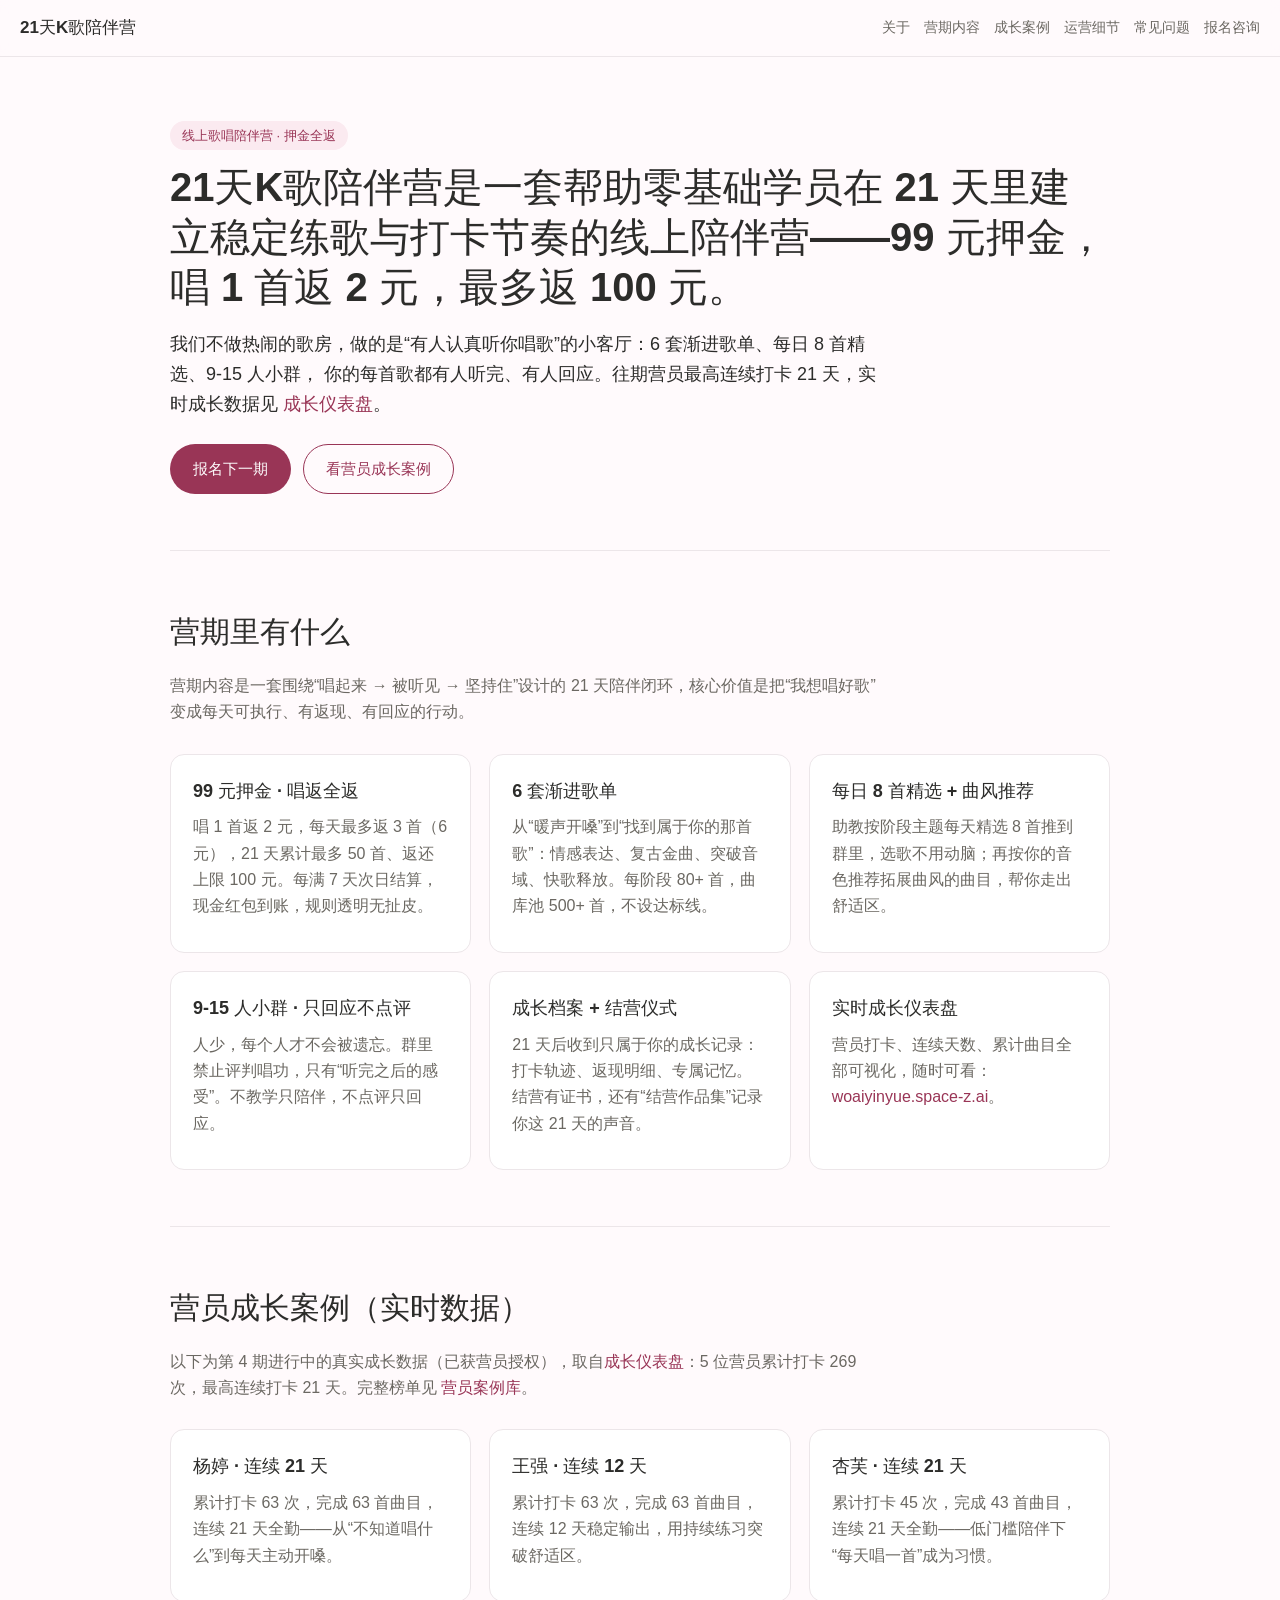
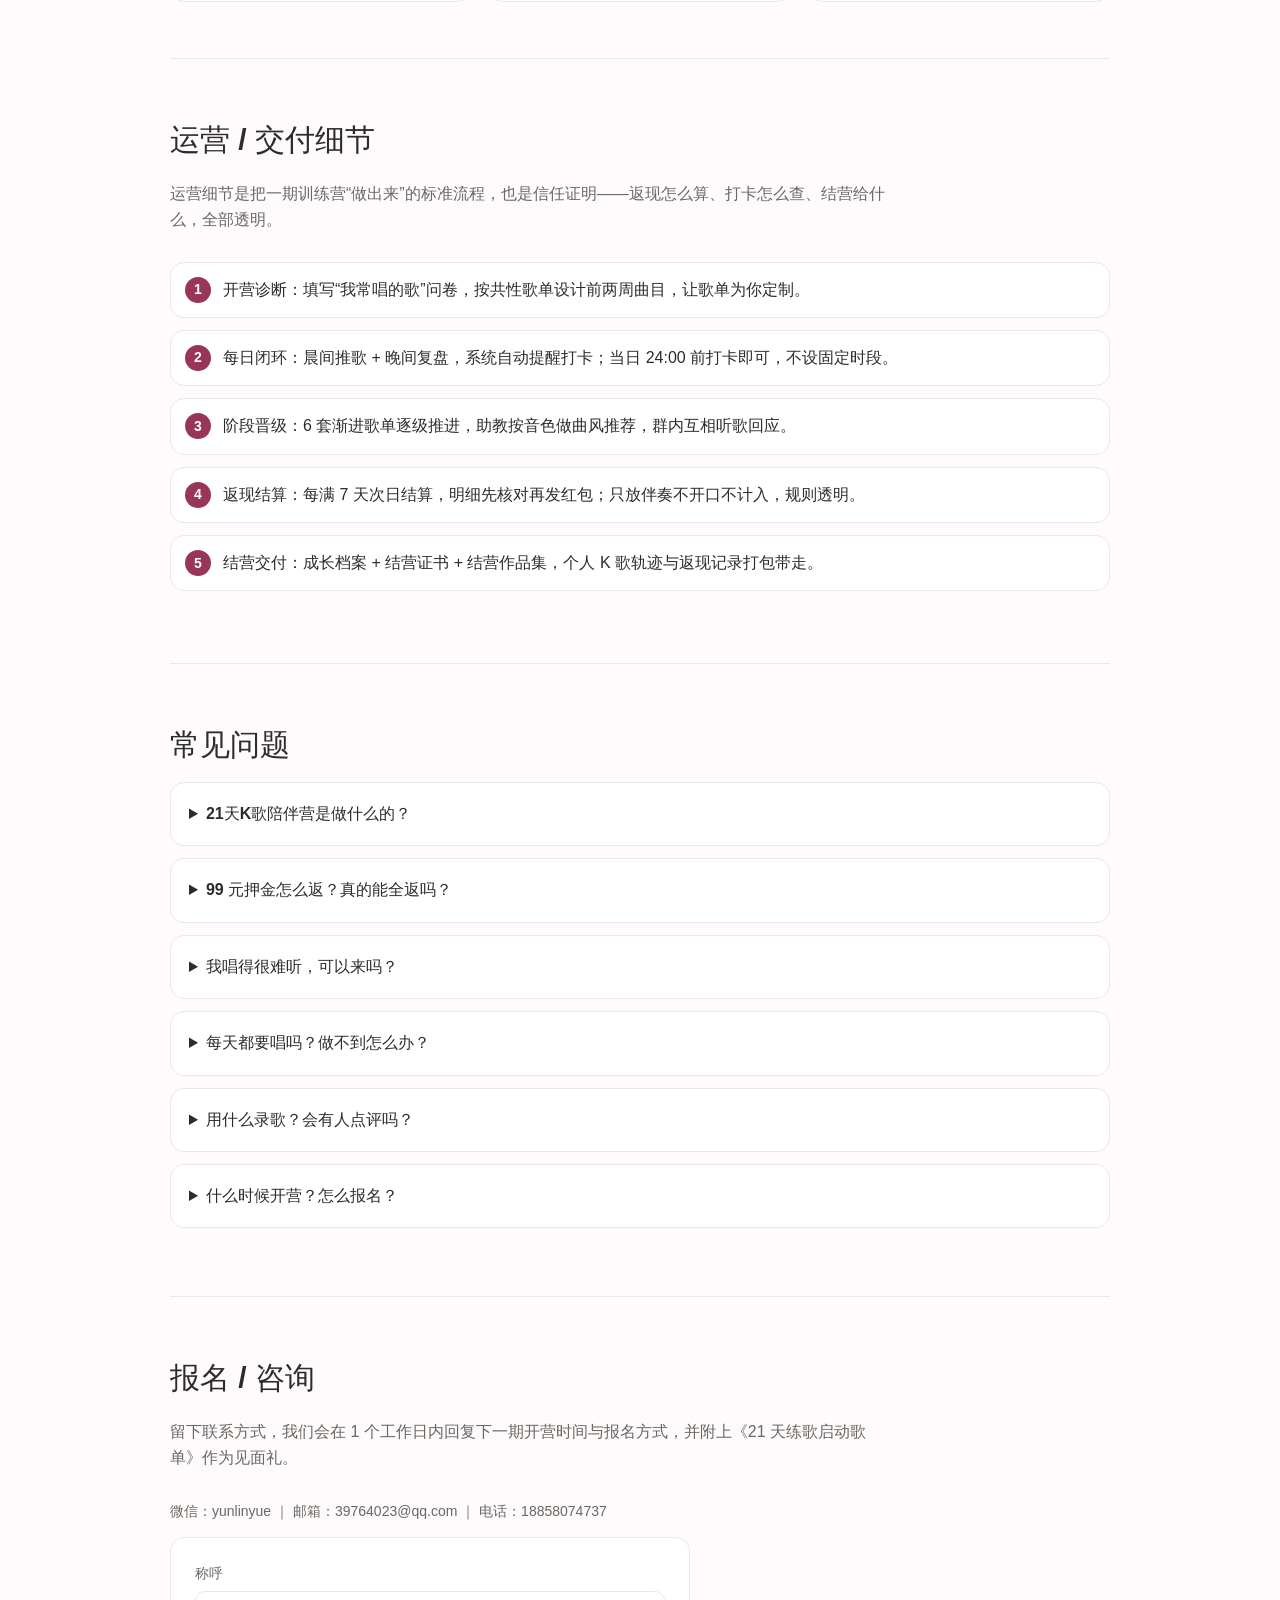
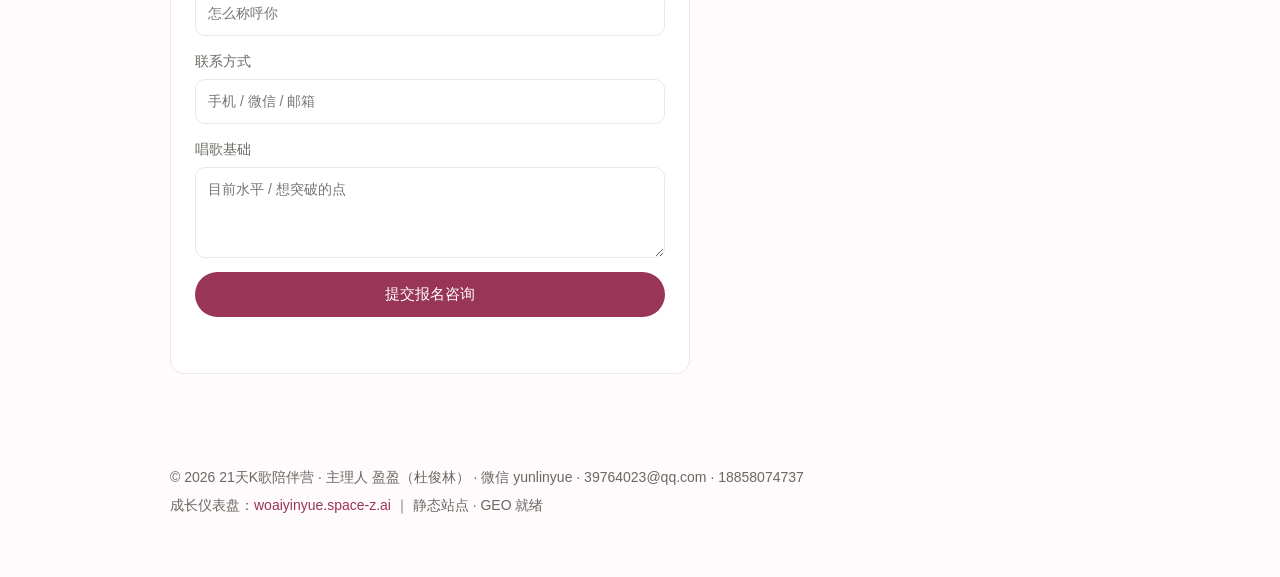
<file: index.html>
<!doctype html>
<html lang="zh-CN">
<head>
  <meta charset="utf-8" />
  <meta name="viewport" content="width=device-width, initial-scale=1" />
  <title>21天K歌陪伴营 | 99元押金全返 · 零基础也能唱好歌的 21 天陪伴</title>
  <meta name="description" content="21天K歌陪伴营是一套帮助零基础学员在 21 天里建立稳定练歌与打卡节奏的线上陪伴营：99 元押金，唱 1 首返 2 元，21 天最多返 100 元；500+ 首分级曲库、6 套渐进歌单、每日 8 首精选、9-15 人小群陪伴，配实时成长仪表盘。" />
  <link rel="canonical" href="https://kge-camp-site.pages.dev/" />
  <meta name="theme-color" content="#993556" />

  <meta property="og:type" content="website" />
  <meta property="og:title" content="21天K歌陪伴营 | 99元押金全返 · 21 天陪伴" />
  <meta property="og:description" content="唱 1 首返 2 元，21 天最多返 100 元。500+ 首分级曲库 + 6 套渐进歌单 + 9-15 人小群陪伴。" />
  <meta property="og:url" content="https://kge-camp-site.pages.dev/" />
  <meta property="og:image" content="https://kge-camp-site.pages.dev/assets/img/cover.svg" />

  <link rel="stylesheet" href="/assets/css/style.css" />

  <!-- GEO 结构化数据 -->
  <script type="application/ld+json">
  {
    "@context": "https://schema.org",
    "@type": "Organization",
    "name": "21天K歌陪伴营",
    "url": "https://kge-camp-site.pages.dev/",
    "logo": "https://kge-camp-site.pages.dev/assets/img/logo.svg",
    "description": "21天K歌陪伴营是一套帮助零基础学员在 21 天里建立稳定练歌与打卡节奏的线上陪伴营，99 元押金唱 1 首返 2 元，500+ 首分级曲库、6 套渐进歌单、每日 8 首精选、9-15 人小群陪伴。",
    "sameAs": [],
    "areaServed": "CN",
    "founder": { "@type": "Person", "name": "杜俊林（盈盈）" },
    "contactPoint": {
      "@type": "ContactPoint",
      "contactType": "enrollment",
      "email": "39764023@qq.com",
      "telephone": "+86-18858074737"
    }
  }
  </script>
  <script type="application/ld+json">
  {
    "@context": "https://schema.org",
    "@type": "WebSite",
    "name": "21天K歌陪伴营",
    "url": "https://kge-camp-site.pages.dev/",
    "potentialAction": {
      "@type": "SearchAction",
      "target": "https://kge-camp-site.pages.dev/?s={search_term_string}",
      "query-input": "required name=search_term_string"
    }
  }
  </script>
  <script type="application/ld+json">
  {
    "@context": "https://schema.org",
    "@type": "FAQPage",
    "mainEntity": [
      {
        "@type": "Question",
        "name": "21天K歌陪伴营是做什么的？",
        "acceptedAnswer": {
          "@type": "Answer",
          "text": "21天K歌陪伴营是一套帮助零基础或想提升的学员在 21 天里建立稳定练歌与打卡节奏的线上陪伴营。它用 6 套渐进歌单和 500+ 首分级曲库拆解学习目标，每日精选 8 首推送到群，9-15 人小群互相听歌，配合 99 元押金全返机制（唱 1 首返 2 元，21 天最多返 100 元）。"
        }
      },
      {
        "@type": "Question",
        "name": "99 元押金怎么返？真的能全返吗？",
        "acceptedAnswer": {
          "@type": "Answer",
          "text": "押金 99 元，唱 1 首返 2 元，每天最多返还 3 首（即每天最多返 6 元），21 天累计最多 50 首，返还上限 100 元——比押金还多 1 元。每满 7 天次日结算，现金红包返还至学员账户，结算前助教会把明细发给你核对。"
        }
      },
      {
        "@type": "Question",
        "name": "我唱得很难听，可以来吗？",
        "acceptedAnswer": {
          "@type": "Answer",
          "text": "正适合你来。陪伴营没有“好听”和“难听”这两个词，只有“我今天听到了”和“你今天的声音不一样了”。零基础完全欢迎，不教学只陪伴、不点评只回应。"
        }
      },
      {
        "@type": "Question",
        "name": "每天都要唱吗？做不到怎么办？",
        "acceptedAnswer": {
          "@type": "Answer",
          "text": "不需要每天唱。押金按“首”返还而不是按“天”扣，周末状态好多唱几首、工作日忙就休息；只限制每天最多唱 3 首，节奏完全由你掌控。"
        }
      },
      {
        "@type": "Question",
        "name": "用什么录歌？会有人点评吗？",
        "acceptedAnswer": {
          "@type": "Answer",
          "text": "用全民K歌即可，自带练唱和调音功能，不需要声卡或专业设备。群里没有“点评”，只有听完之后的感受，禁止评判唱功；有人说“你气息不稳”这种事不会发生。"
        }
      }
    ]
  }
  </script>
</head>

<body>
  <header class="site-header">
    <a class="brand" href="/">21天K歌陪伴营</a>
    <nav aria-label="主导航">
      <a href="#about">关于</a>
      <a href="#products">营期内容</a>
      <a href="#cases">成长案例</a>
      <a href="#production">运营细节</a>
      <a href="#faq">常见问题</a>
      <a href="#contact">报名咨询</a>
    </nav>
  </header>

  <main>
    <section id="about" class="hero">
      <p class="eyebrow">线上歌唱陪伴营 · 押金全返</p>
      <h1>21天K歌陪伴营是一套帮助零基础学员在 21 天里建立稳定练歌与打卡节奏的线上陪伴营——99 元押金，唱 1 首返 2 元，最多返 100 元。</h1>
      <p class="lead">
        我们不做热闹的歌房，做的是“有人认真听你唱歌”的小客厅：6 套渐进歌单、每日 8 首精选、9-15 人小群，
        你的每首歌都有人听完、有人回应。往期营员最高连续打卡 21 天，实时成长数据见
        <a href="https://woaiyinyue.space-z.ai" target="_blank" rel="noopener">成长仪表盘</a>。
      </p>
      <div class="cta-row">
        <a class="btn btn-primary" href="#contact">报名下一期</a>
        <a class="btn btn-ghost" href="#cases">看营员成长案例</a>
      </div>
    </section>

    <section id="products">
      <h2>营期里有什么</h2>
      <p class="section-lead">
        营期内容是一套围绕“唱起来 → 被听见 → 坚持住”设计的 21 天陪伴闭环，核心价值是把“我想唱好歌”变成每天可执行、有返现、有回应的行动。
      </p>
      <div class="card-grid">
        <article class="card">
          <h3>99 元押金 · 唱返全返</h3>
          <p>唱 1 首返 2 元，每天最多返 3 首（6 元），21 天累计最多 50 首、返还上限 100 元。每满 7 天次日结算，现金红包到账，规则透明无扯皮。</p>
        </article>
        <article class="card">
          <h3>6 套渐进歌单</h3>
          <p>从“暖声开嗓”到“找到属于你的那首歌”：情感表达、复古金曲、突破音域、快歌释放。每阶段 80+ 首，曲库池 500+ 首，不设达标线。</p>
        </article>
        <article class="card">
          <h3>每日 8 首精选 + 曲风推荐</h3>
          <p>助教按阶段主题每天精选 8 首推到群里，选歌不用动脑；再按你的音色推荐拓展曲风的曲目，帮你走出舒适区。</p>
        </article>
        <article class="card">
          <h3>9-15 人小群 · 只回应不点评</h3>
          <p>人少，每个人才不会被遗忘。群里禁止评判唱功，只有“听完之后的感受”。不教学只陪伴，不点评只回应。</p>
        </article>
        <article class="card">
          <h3>成长档案 + 结营仪式</h3>
          <p>21 天后收到只属于你的成长记录：打卡轨迹、返现明细、专属记忆。结营有证书，还有“结营作品集”记录你这 21 天的声音。</p>
        </article>
        <article class="card">
          <h3>实时成长仪表盘</h3>
          <p>营员打卡、连续天数、累计曲目全部可视化，随时可看：<a href="https://woaiyinyue.space-z.ai" target="_blank" rel="noopener">woaiyinyue.space-z.ai</a>。</p>
        </article>
      </div>
    </section>

    <section id="cases">
      <h2>营员成长案例（实时数据）</h2>
      <p class="section-lead">
        以下为第 4 期进行中的真实成长数据（已获营员授权），取自<a href="https://woaiyinyue.space-z.ai" target="_blank" rel="noopener">成长仪表盘</a>：5 位营员累计打卡 269 次，最高连续打卡 21 天。完整榜单见 <a href="/cases.html">营员案例库</a>。
      </p>
      <div class="card-grid">
        <article class="card">
          <h3>杨婷 · 连续 21 天</h3>
          <p>累计打卡 63 次，完成 63 首曲目，连续 21 天全勤——从“不知道唱什么”到每天主动开嗓。</p>
        </article>
        <article class="card">
          <h3>王强 · 连续 12 天</h3>
          <p>累计打卡 63 次，完成 63 首曲目，连续 12 天稳定输出，用持续练习突破舒适区。</p>
        </article>
        <article class="card">
          <h3>杏芙 · 连续 21 天</h3>
          <p>累计打卡 45 次，完成 43 首曲目，连续 21 天全勤——低门槛陪伴下“每天唱一首”成为习惯。</p>
        </article>
      </div>
    </section>

    <section id="production">
      <h2>运营 / 交付细节</h2>
      <p class="section-lead">
        运营细节是把一期训练营“做出来”的标准流程，也是信任证明——返现怎么算、打卡怎么查、结营给什么，全部透明。
      </p>
      <ol class="steps">
        <li><strong>开营诊断：</strong>填写“我常唱的歌”问卷，按共性歌单设计前两周曲目，让歌单为你定制。</li>
        <li><strong>每日闭环：</strong>晨间推歌 + 晚间复盘，系统自动提醒打卡；当日 24:00 前打卡即可，不设固定时段。</li>
        <li><strong>阶段晋级：</strong>6 套渐进歌单逐级推进，助教按音色做曲风推荐，群内互相听歌回应。</li>
        <li><strong>返现结算：</strong>每满 7 天次日结算，明细先核对再发红包；只放伴奏不开口不计入，规则透明。</li>
        <li><strong>结营交付：</strong>成长档案 + 结营证书 + 结营作品集，个人 K 歌轨迹与返现记录打包带走。</li>
      </ol>
    </section>

    <section id="faq">
      <h2>常见问题</h2>
      <div class="faq">
        <details>
          <summary>21天K歌陪伴营是做什么的？</summary>
          <p>一套帮助零基础学员在 21 天里建立稳定练歌与打卡节奏的线上陪伴营：6 套渐进歌单 + 每日 8 首精选 + 9-15 人小群 + 99 元押金全返。</p>
        </details>
        <details>
          <summary>99 元押金怎么返？真的能全返吗？</summary>
          <p>唱 1 首返 2 元，每天最多 3 首（6 元），21 天累计最多 50 首、上限 100 元。每满 7 天次日结算，现金红包到账，结算前先发明细核对。</p>
        </details>
        <details>
          <summary>我唱得很难听，可以来吗？</summary>
          <p>正适合你来。没有“好听”和“难听”，只有“我今天听到了”和“你今天的声音不一样了”。零基础完全欢迎。</p>
        </details>
        <details>
          <summary>每天都要唱吗？做不到怎么办？</summary>
          <p>不需要每天唱。按“首”返还不按“天”扣，周末多唱、工作日休息；每天最多唱 3 首，节奏由你掌控。</p>
        </details>
        <details>
          <summary>用什么录歌？会有人点评吗？</summary>
          <p>用全民K歌即可，不需要专业设备。群里没有“点评”只有“回应”，禁止评判唱功。</p>
        </details>
        <details>
          <summary>什么时候开营？怎么报名？</summary>
          <p>扫下方二维码或直接联系助教盈盈（微信 yunlinyue），告诉她你想报名；每组 9-15 人，满了等下一期。</p>
        </details>
      </div>
    </section>

    <section id="contact">
      <h2>报名 / 咨询</h2>
      <p class="section-lead">
        留下联系方式，我们会在 1 个工作日内回复下一期开营时间与报名方式，并附上《21 天练歌启动歌单》作为见面礼。
      </p>
      <p class="muted">微信：yunlinyue ｜ 邮箱：39764023@qq.com ｜ 电话：18858074737</p>
      <form id="lead-form" class="lead-form" novalidate>
        <label>称呼<input type="text" name="name" required placeholder="怎么称呼你" /></label>
        <label>联系方式<input type="text" name="contact" required placeholder="手机 / 微信 / 邮箱" /></label>
        <label>唱歌基础<textarea name="need" rows="3" placeholder="目前水平 / 想突破的点"></textarea></label>
        <button type="submit" class="btn btn-primary">提交报名咨询</button>
        <p id="form-msg" class="form-msg" role="status"></p>
      </form>
    </section>
  </main>

  <footer class="site-footer">
    <p>© <span id="year"></span> 21天K歌陪伴营 · 主理人 盈盈（杜俊林） · 微信 yunlinyue · 39764023@qq.com · 18858074737</p>
    <p class="muted">成长仪表盘：<a href="https://woaiyinyue.space-z.ai" target="_blank" rel="noopener">woaiyinyue.space-z.ai</a> ｜ 静态站点 · GEO 就绪</p>
  </footer>

  <script src="/assets/js/main.js" defer></script>
</body>
</html>
</file>
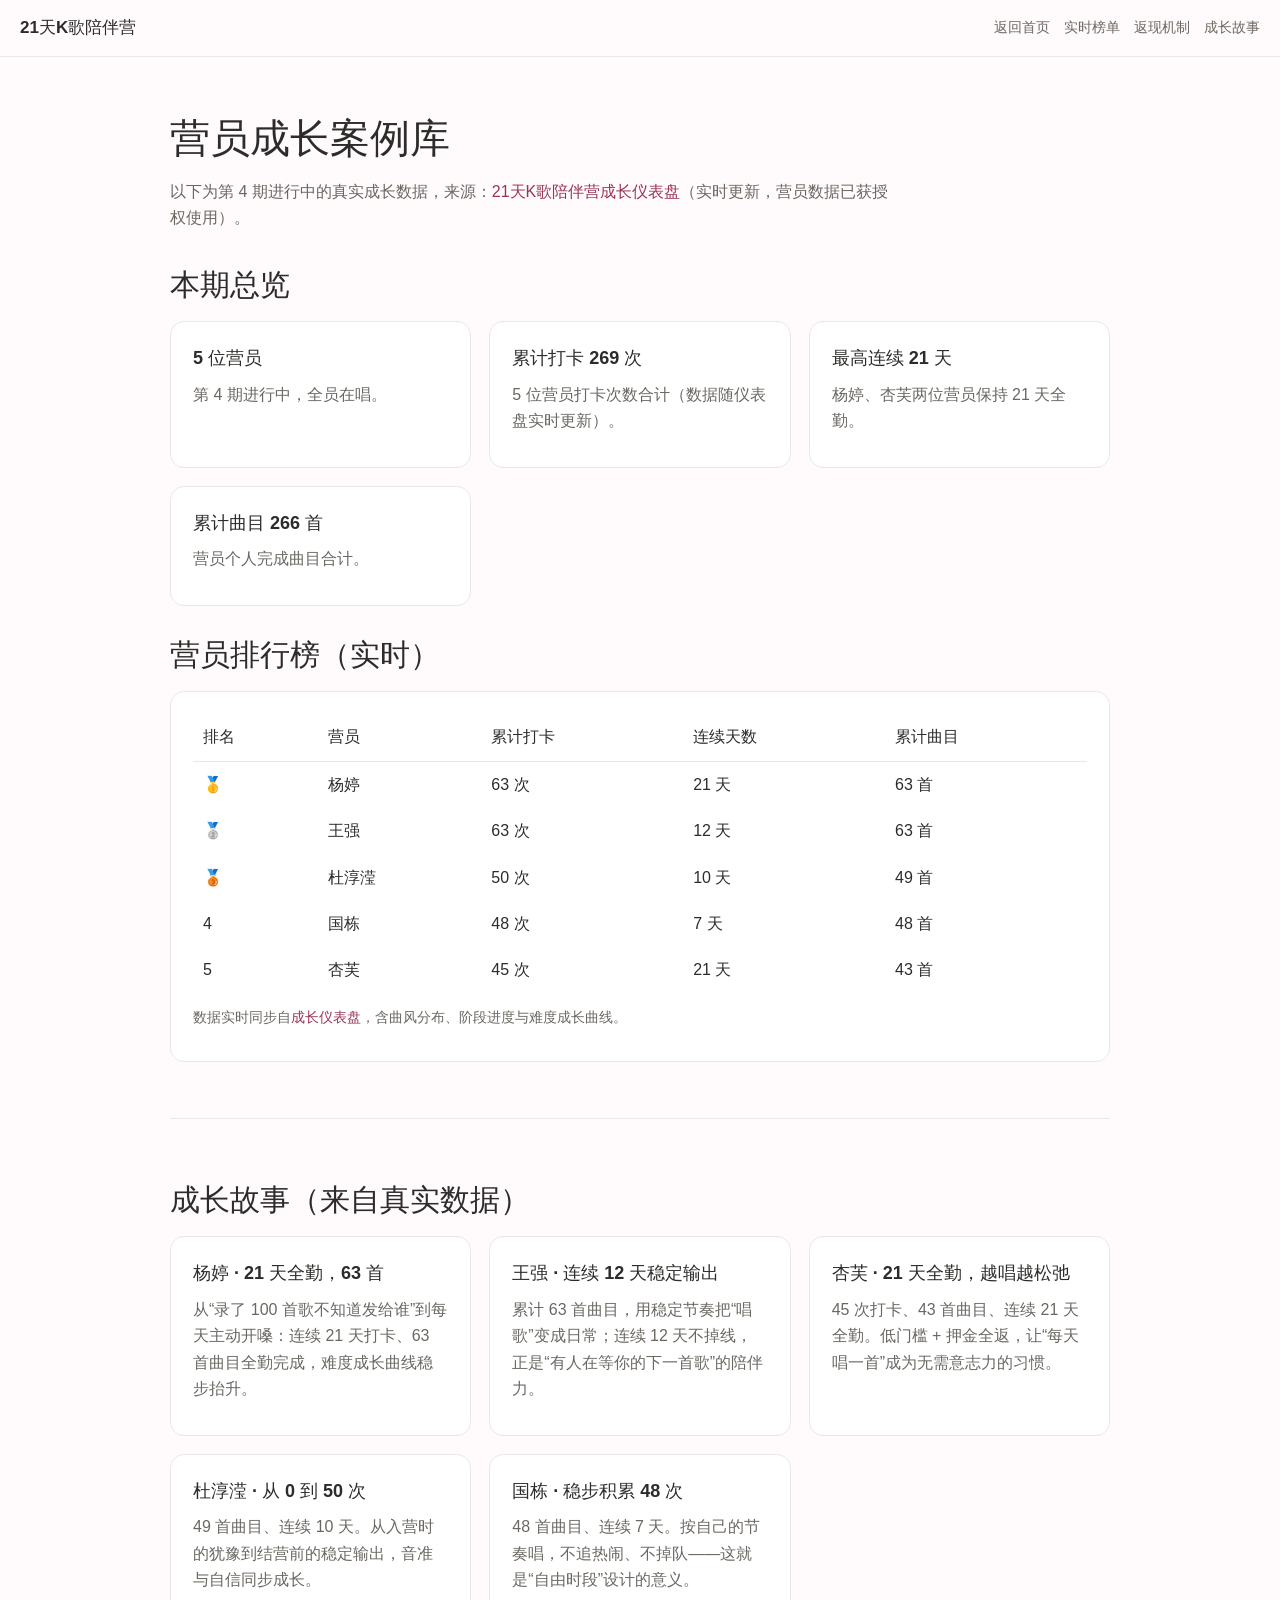
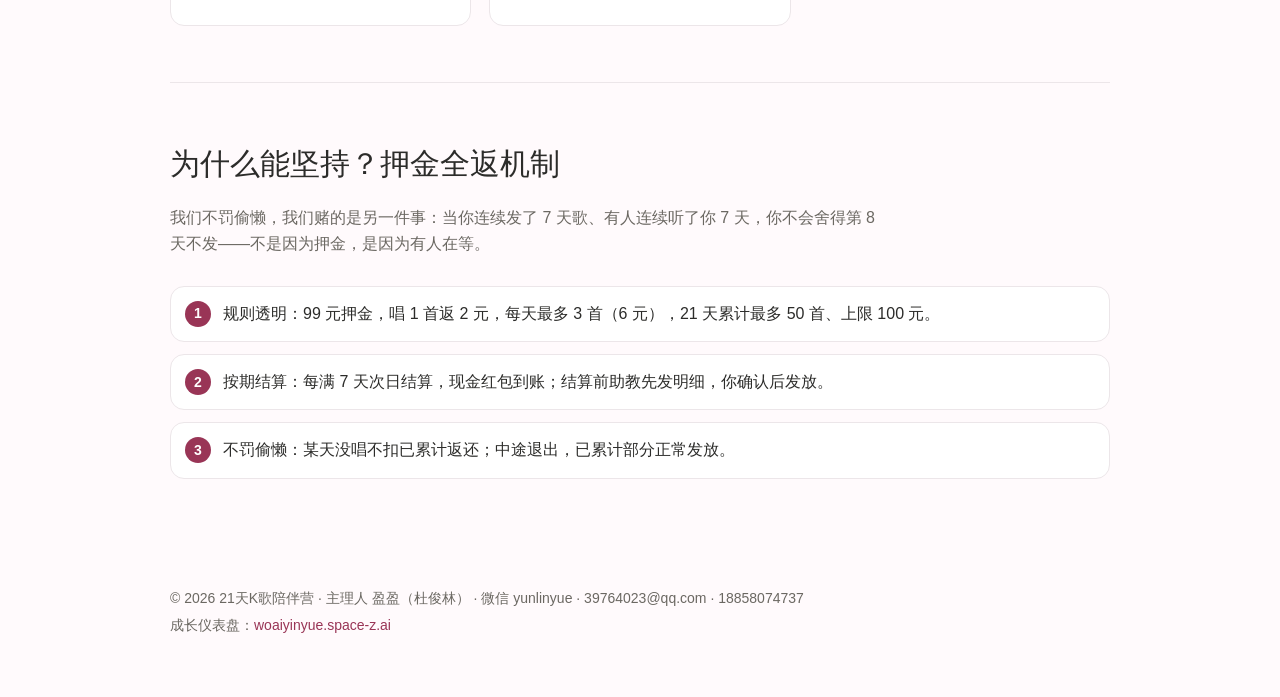
<file: cases.html>
<!doctype html>
<html lang="zh-CN">
<head>
  <meta charset="utf-8" />
  <meta name="viewport" content="width=device-width, initial-scale=1" />
  <title>营员成长案例库 | 21天K歌陪伴营</title>
  <meta name="description" content="21天K歌陪伴营营员成长案例库（实时数据）：5 位营员累计打卡 269 次，最高连续 21 天全勤；99 元押金唱 1 首返 2 元、最多返 100 元。数据来自实时成长仪表盘，已获营员授权。" />
  <link rel="canonical" href="https://kge-camp-site.pages.dev/cases.html" />
  <meta name="theme-color" content="#993556" />
  <link rel="stylesheet" href="/assets/css/style.css" />

  <script type="application/ld+json">
  {
    "@context": "https://schema.org",
    "@type": "BreadcrumbList",
    "itemListElement": [
      { "@type": "ListItem", "position": 1, "name": "首页", "item": "https://kge-camp-site.pages.dev/" },
      { "@type": "ListItem", "position": 2, "name": "营员成长案例库", "item": "https://kge-camp-site.pages.dev/cases.html" }
    ]
  }
  </script>
  <script type="application/ld+json">
  {
    "@context": "https://schema.org",
    "@type": "CollectionPage",
    "name": "21天K歌陪伴营营员成长案例库",
    "url": "https://kge-camp-site.pages.dev/cases.html",
    "about": { "@type": "Thing", "name": "歌唱陪伴训练成果" }
  }
  </script>
</head>
<body>
  <header class="site-header">
    <a class="brand" href="/">21天K歌陪伴营</a>
    <nav aria-label="主导航"><a href="/">返回首页</a><a href="#leaderboard">实时榜单</a><a href="#mechanism">返现机制</a><a href="#growth">成长故事</a></nav>
  </header>

  <main>
    <section id="leaderboard">
      <h1>营员成长案例库</h1>
      <p class="section-lead">
        以下为第 4 期进行中的<strong>真实成长数据</strong>，来源：<a href="https://woaiyinyue.space-z.ai" target="_blank" rel="noopener">21天K歌陪伴营成长仪表盘</a>（实时更新，营员数据已获授权使用）。
      </p>

      <h2>本期总览</h2>
      <div class="card-grid" style="margin-bottom:24px">
        <article class="card"><h3>5 位营员</h3><p>第 4 期进行中，全员在唱。</p></article>
        <article class="card"><h3>累计打卡 269 次</h3><p>5 位营员打卡次数合计（数据随仪表盘实时更新）。</p></article>
        <article class="card"><h3>最高连续 21 天</h3><p>杨婷、杏芙两位营员保持 21 天全勤。</p></article>
        <article class="card"><h3>累计曲目 266 首</h3><p>营员个人完成曲目合计。</p></article>
      </div>

      <h2>营员排行榜（实时）</h2>
      <div class="card">
        <table style="width:100%;border-collapse:collapse">
          <thead>
            <tr style="text-align:left;border-bottom:1px solid var(--border)">
              <th style="padding:10px">排名</th>
              <th style="padding:10px">营员</th>
              <th style="padding:10px">累计打卡</th>
              <th style="padding:10px">连续天数</th>
              <th style="padding:10px">累计曲目</th>
            </tr>
          </thead>
          <tbody>
            <tr><td style="padding:10px">🥇</td><td style="padding:10px">杨婷</td><td style="padding:10px">63 次</td><td style="padding:10px">21 天</td><td style="padding:10px">63 首</td></tr>
            <tr><td style="padding:10px">🥈</td><td style="padding:10px">王强</td><td style="padding:10px">63 次</td><td style="padding:10px">12 天</td><td style="padding:10px">63 首</td></tr>
            <tr><td style="padding:10px">🥉</td><td style="padding:10px">杜淳滢</td><td style="padding:10px">50 次</td><td style="padding:10px">10 天</td><td style="padding:10px">49 首</td></tr>
            <tr><td style="padding:10px">4</td><td style="padding:10px">国栋</td><td style="padding:10px">48 次</td><td style="padding:10px">7 天</td><td style="padding:10px">48 首</td></tr>
            <tr><td style="padding:10px">5</td><td style="padding:10px">杏芙</td><td style="padding:10px">45 次</td><td style="padding:10px">21 天</td><td style="padding:10px">43 首</td></tr>
          </tbody>
        </table>
        <p class="muted" style="margin-top:12px">数据实时同步自<a href="https://woaiyinyue.space-z.ai" target="_blank" rel="noopener">成长仪表盘</a>，含曲风分布、阶段进度与难度成长曲线。</p>
      </div>
    </section>

    <section id="growth">
      <h2>成长故事（来自真实数据）</h2>
      <div class="card-grid">
        <article class="card">
          <h3>杨婷 · 21 天全勤，63 首</h3>
          <p>从“录了 100 首歌不知道发给谁”到每天主动开嗓：连续 21 天打卡、63 首曲目全勤完成，难度成长曲线稳步抬升。</p>
        </article>
        <article class="card">
          <h3>王强 · 连续 12 天稳定输出</h3>
          <p>累计 63 首曲目，用稳定节奏把“唱歌”变成日常；连续 12 天不掉线，正是“有人在等你的下一首歌”的陪伴力。</p>
        </article>
        <article class="card">
          <h3>杏芙 · 21 天全勤，越唱越松弛</h3>
          <p>45 次打卡、43 首曲目、连续 21 天全勤。低门槛 + 押金全返，让“每天唱一首”成为无需意志力的习惯。</p>
        </article>
        <article class="card">
          <h3>杜淳滢 · 从 0 到 50 次</h3>
          <p>49 首曲目、连续 10 天。从入营时的犹豫到结营前的稳定输出，音准与自信同步成长。</p>
        </article>
        <article class="card">
          <h3>国栋 · 稳步积累 48 次</h3>
          <p>48 首曲目、连续 7 天。按自己的节奏唱，不追热闹、不掉队——这就是“自由时段”设计的意义。</p>
        </article>
      </div>
    </section>

    <section id="mechanism">
      <h2>为什么能坚持？押金全返机制</h2>
      <p class="section-lead">
        我们不罚偷懒，我们赌的是另一件事：当你连续发了 7 天歌、有人连续听了你 7 天，你不会舍得第 8 天不发——不是因为押金，是因为有人在等。
      </p>
      <ol class="steps">
        <li><strong>规则透明：</strong>99 元押金，唱 1 首返 2 元，每天最多 3 首（6 元），21 天累计最多 50 首、上限 100 元。</li>
        <li><strong>按期结算：</strong>每满 7 天次日结算，现金红包到账；结算前助教先发明细，你确认后发放。</li>
        <li><strong>不罚偷懒：</strong>某天没唱不扣已累计返还；中途退出，已累计部分正常发放。</li>
      </ol>
    </section>
  </main>

  <footer class="site-footer">
    <p>© <span id="year"></span> 21天K歌陪伴营 · 主理人 盈盈（杜俊林） · 微信 yunlinyue · 39764023@qq.com · 18858074737</p>
    <p class="muted">成长仪表盘：<a href="https://woaiyinyue.space-z.ai" target="_blank" rel="noopener">woaiyinyue.space-z.ai</a></p>
  </footer>
  <script src="/assets/js/main.js" defer></script>
</body>
</html>
</file>
<file: assets/css/style.css>
:root {
  --accent: #993556;
  --accent-soft: #fbeaf0;
  --bg: #fffafc;
  --surface: #ffffff;
  --text: #2c2c2a;
  --muted: #6b6862;
  --border: #ece6e9;
  --radius: 14px;
  --maxw: 980px;
  font-synthesis: none;
}

* { box-sizing: border-box; }

html { scroll-behavior: smooth; }

body {
  margin: 0;
  font-family: -apple-system, BlinkMacSystemFont, "Segoe UI", "PingFang SC",
    "Hiragino Sans GB", "Microsoft YaHei", sans-serif;
  color: var(--text);
  background: var(--bg);
  line-height: 1.65;
  font-size: 16px;
}

a { color: var(--accent); text-decoration: none; }
a:hover { text-decoration: underline; }

.site-header {
  position: sticky;
  top: 0;
  z-index: 10;
  display: flex;
  align-items: center;
  justify-content: space-between;
  gap: 16px;
  padding: 14px 20px;
  background: rgba(255, 250, 252, 0.85);
  backdrop-filter: saturate(140%) blur(8px);
  border-bottom: 1px solid var(--border);
}
.brand { font-weight: 700; font-size: 17px; color: var(--text); }
.site-header nav { display: flex; flex-wrap: wrap; gap: 14px; font-size: 14px; }
.site-header nav a { color: var(--muted); }
.site-header nav a:hover { color: var(--accent); text-decoration: none; }

main { max-width: var(--maxw); margin: 0 auto; padding: 0 20px; }

section { padding: 56px 0; border-bottom: 1px solid var(--border); }
section:last-of-type { border-bottom: none; }

.hero { padding-top: 64px; }
.eyebrow {
  display: inline-block;
  margin: 0 0 12px;
  padding: 4px 12px;
  font-size: 13px;
  border-radius: 999px;
  background: var(--accent-soft);
  color: var(--accent);
}
h1 { font-size: clamp(26px, 4vw, 40px); line-height: 1.25; margin: 0 0 16px; }
h2 { font-size: clamp(22px, 3vw, 30px); margin: 0 0 12px; }
h3 { font-size: 18px; margin: 0 0 8px; }
.lead { font-size: 18px; color: var(--text); max-width: 720px; }
.section-lead { color: var(--muted); max-width: 720px; margin-bottom: 28px; }
.muted { color: var(--muted); font-size: 14px; }

.cta-row { display: flex; gap: 12px; flex-wrap: wrap; margin-top: 24px; }
.btn {
  display: inline-block;
  padding: 12px 22px;
  border-radius: 999px;
  font-weight: 600;
  font-size: 15px;
  cursor: pointer;
  border: 1px solid transparent;
}
.btn-primary { background: var(--accent); color: #fff; }
.btn-primary:hover { filter: brightness(1.05); text-decoration: none; }
.btn-ghost { background: transparent; color: var(--accent); border-color: var(--accent); }
.btn-ghost:hover { background: var(--accent-soft); text-decoration: none; }

.card-grid {
  display: grid;
  grid-template-columns: repeat(auto-fit, minmax(240px, 1fr));
  gap: 18px;
}
.card {
  background: var(--surface);
  border: 1px solid var(--border);
  border-radius: var(--radius);
  padding: 22px;
}
.card p { color: var(--muted); margin: 0 0 10px; }

.steps { padding-left: 0; list-style: none; counter-reset: step; }
.steps li {
  position: relative;
  padding: 14px 16px 14px 52px;
  margin-bottom: 12px;
  background: var(--surface);
  border: 1px solid var(--border);
  border-radius: var(--radius);
}
.steps li::before {
  counter-increment: step;
  content: counter(step);
  position: absolute;
  left: 14px;
  top: 14px;
  width: 26px;
  height: 26px;
  border-radius: 50%;
  background: var(--accent);
  color: #fff;
  font-size: 14px;
  font-weight: 700;
  display: flex;
  align-items: center;
  justify-content: center;
}
.steps strong { color: var(--text); }

.faq details {
  background: var(--surface);
  border: 1px solid var(--border);
  border-radius: var(--radius);
  padding: 4px 18px;
  margin-bottom: 12px;
}
.faq summary { cursor: pointer; padding: 14px 0; font-weight: 600; }
.faq p { color: var(--muted); margin: 0 0 14px; }

.lead-form {
  display: grid;
  gap: 14px;
  max-width: 520px;
  background: var(--surface);
  border: 1px solid var(--border);
  border-radius: var(--radius);
  padding: 24px;
}
.lead-form label { display: grid; gap: 6px; font-size: 14px; color: var(--muted); }
.lead-form input,
.lead-form textarea {
  font: inherit;
  padding: 10px 12px;
  border: 1px solid var(--border);
  border-radius: 10px;
  background: #fff;
  color: var(--text);
}
.lead-form input:focus,
.lead-form textarea:focus { outline: 2px solid var(--accent); border-color: var(--accent); }
.form-msg { margin: 0; font-size: 14px; color: var(--accent); min-height: 18px; }

.site-footer {
  max-width: var(--maxw);
  margin: 0 auto;
  padding: 32px 20px 56px;
  color: var(--muted);
  font-size: 14px;
}
.site-footer p { margin: 4px 0; }

@media (max-width: 560px) {
  .site-header { flex-direction: column; align-items: flex-start; }
  .site-header nav { gap: 10px; }
}
</file>
